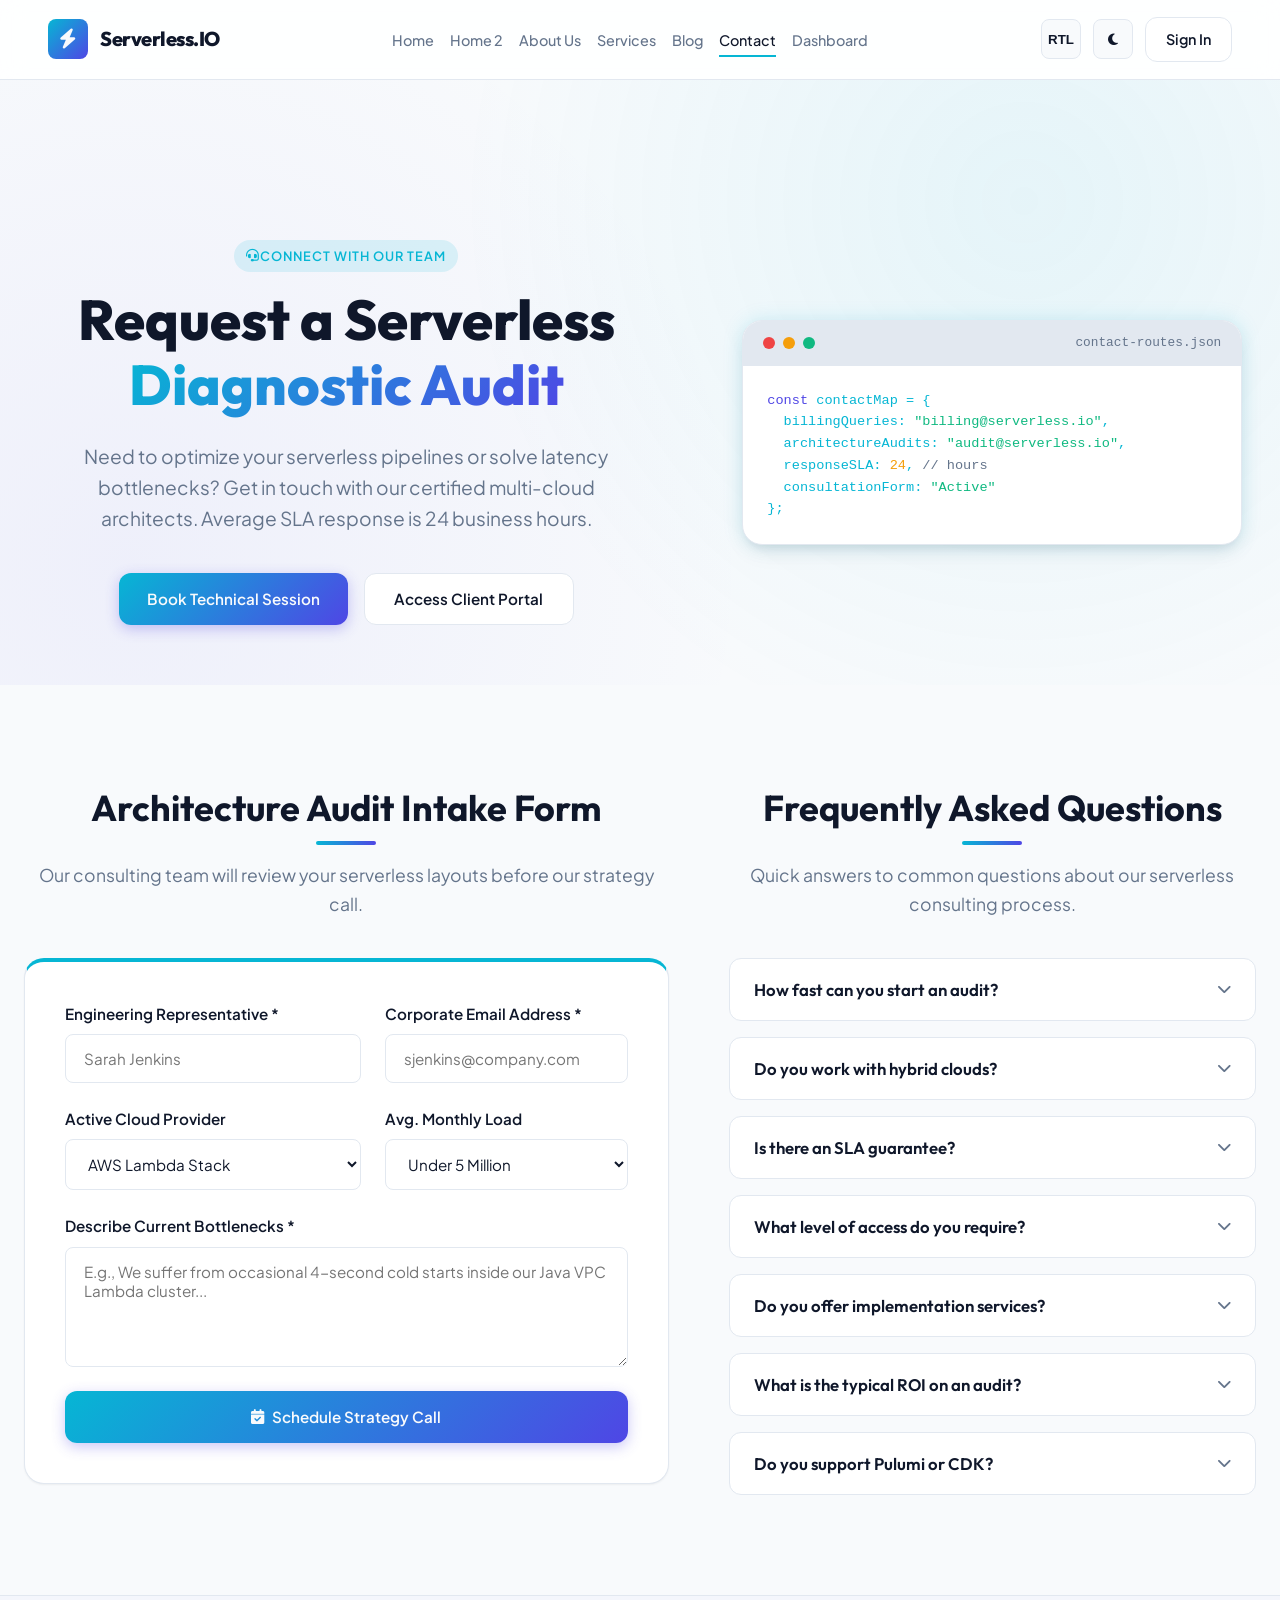
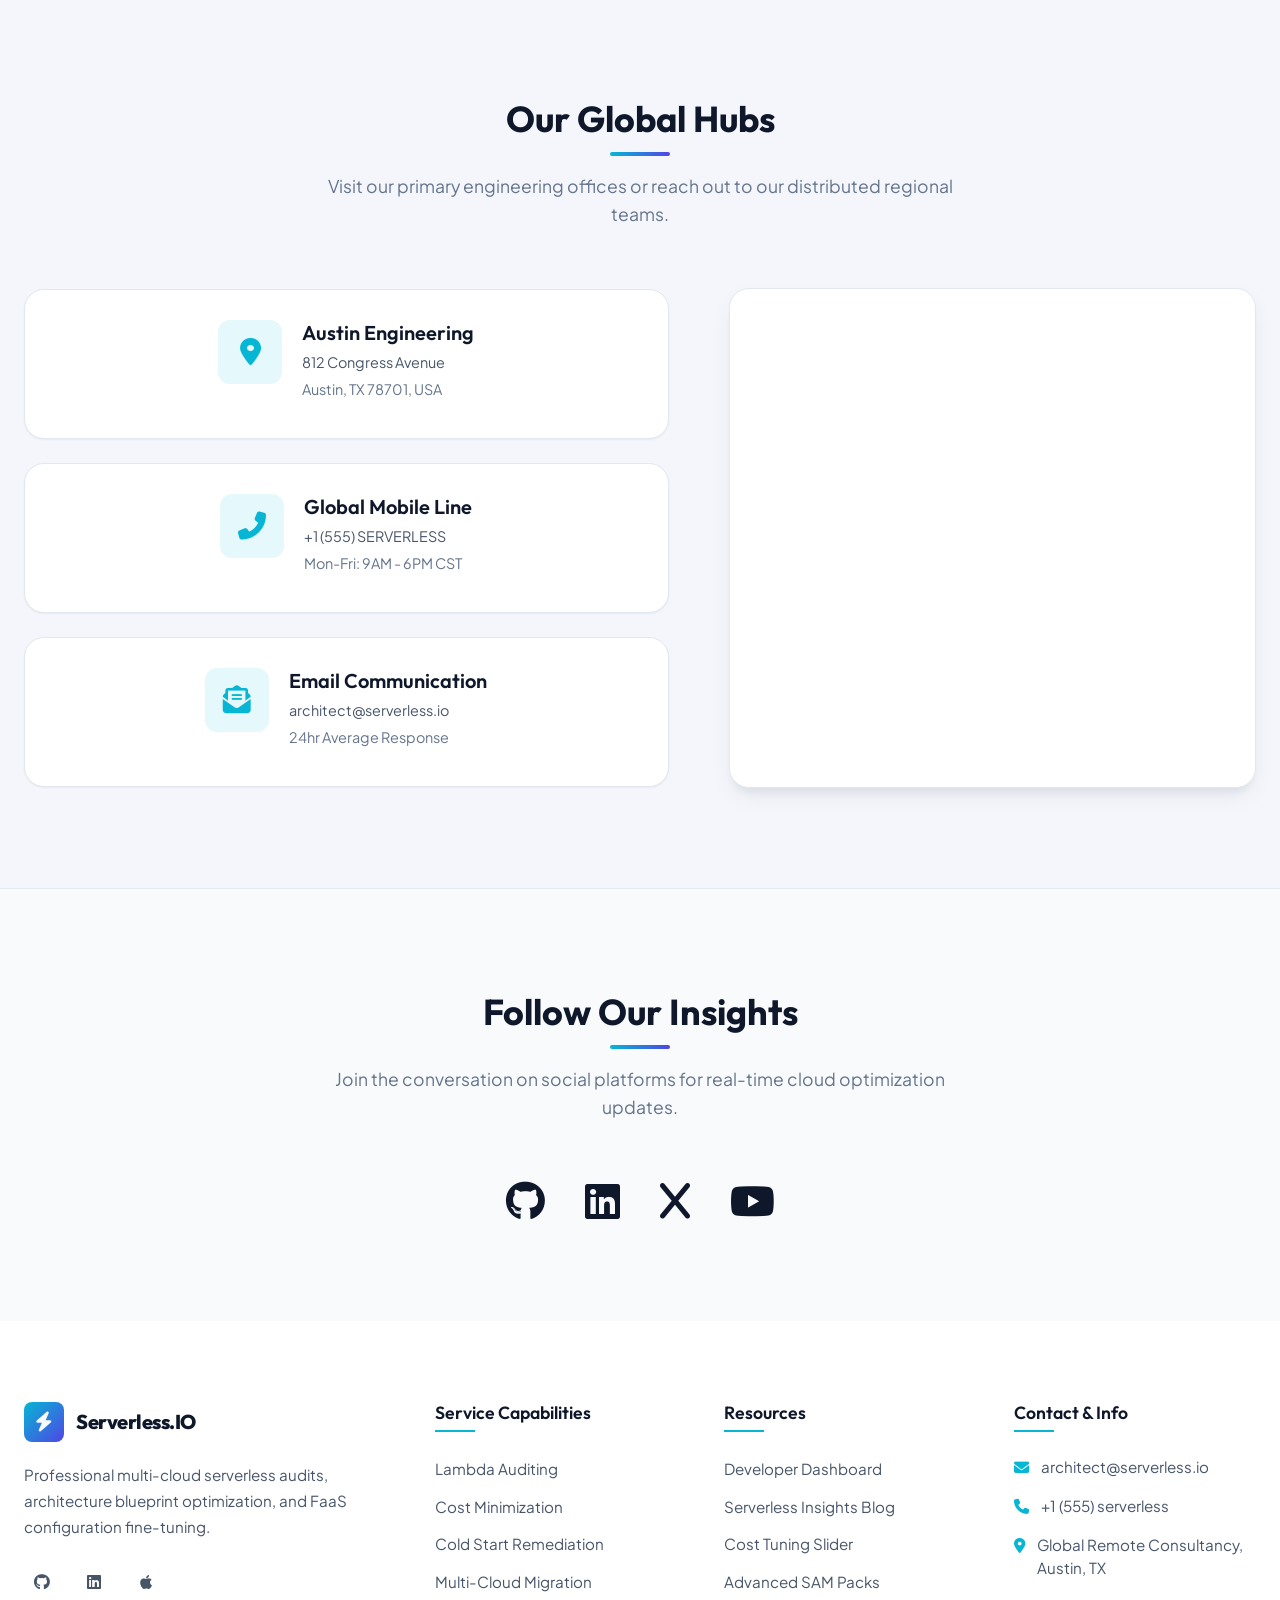
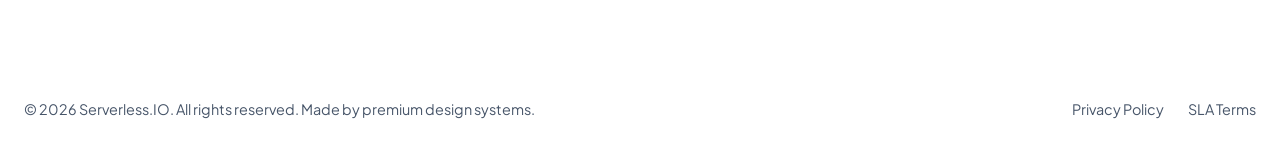
<file: pages/contact.html>
<!DOCTYPE html>
<html lang="en">
<head>
  <meta charset="UTF-8">
  <meta name="viewport" content="width=device-width, initial-scale=1.0">
  <title>Contact Our Serverless Architect | Serverless.IO</title>
  <meta name="description" content="Reach out to our cloud optimization consultancy. Book an audit session, submit a support ticket, or request a serverless proposal.">
  
  <!-- FontAwesome Icons -->
  <link rel="stylesheet" href="https://cdnjs.cloudflare.com/ajax/libs/font-awesome/6.4.0/css/all.min.css">
  
  <!-- Custom CSS Stylesheets -->
  <link rel="stylesheet" href="../assets/css/style.css">
  <link rel="stylesheet" href="../assets/css/dark-mode.css">
  <link rel="stylesheet" href="../assets/css/rtl.css">
  
  <!-- Favicon -->
  <link rel="icon" type="image/svg+xml" href="../assets/img/favicon.svg">
</head>
<body>

  <!-- HEADER -->
  <header class="site-header">
    <div class="container header-container">
      <div class="logo-container" onclick="window.location.href='../index.html'">
        <div class="logo-icon"><i class="fas fa-bolt"></i></div>
        <span class="logo-text">Serverless.IO</span>
      </div>

      <!-- Hamburger menu toggle -->
      <button class="menu-toggle" aria-label="Toggle Navigation" aria-expanded="false">
        <i class="fas fa-bars"></i>
      </button>

      <!-- Center navigation menu options -->
      <nav class="main-nav">
        <ul class="nav-list">
          <li><a href="../index.html" class="nav-link">Home</a></li>
          <li><a href="home2.html" class="nav-link">Home 2</a></li>
          <li><a href="about.html" class="nav-link">About Us</a></li>
          <li><a href="services.html" class="nav-link">Services</a></li>
          <li><a href="blog.html" class="nav-link">Blog</a></li>
          <li><a href="contact.html" class="nav-link active">Contact</a></li>
          <li><a href="dashboard.html" class="nav-link">Dashboard</a></li>
        </ul>
        <div class="mobile-menu-footer">
          <div class="footer-actions-row">
            <button class="rtl-toggle">RTL</button>
            <button class="theme-toggle"><i class="fas fa-moon"></i></button>
          </div>
          <a href="login.html" class="btn btn-primary">Sign In</a>
        </div>
      </nav>

      <!-- Right side headers elements -->
      <div class="header-actions">
        <button class="rtl-toggle" aria-label="Toggle Right to Left">RTL</button>
        <button class="theme-toggle" aria-label="Toggle Theme"><i class="fas fa-moon"></i></button>
        <a href="login.html" class="btn btn-secondary" style="padding: 10px 20px; font-size: 0.9rem;">Sign In</a>
      </div>
    </div>
  </header>

  <main style="margin-top: var(--header-height);">

    <!-- SECTION 1: CONTACT SUPPORT HERO -->
    <section class="section hero-section" style="padding-bottom: 60px;">
      <div class="container hero-grid">
        <div class="hero-content">
          <span class="badge"><i class="fas fa-headset"></i> Connect with Our Team</span>
          <h1 class="hero-title">Request a Serverless <span>Diagnostic Audit</span></h1>
          <p class="hero-subtitle">Need to optimize your serverless pipelines or solve latency bottlenecks? Get in touch with our certified multi-cloud architects. Average SLA response is 24 business hours.</p>
          <div class="hero-buttons">
            <a href="#booking" class="btn btn-primary">Book Technical Session</a>
            <a href="dashboard.html" class="btn btn-secondary">Access Client Portal</a>
          </div>
        </div>
        <div class="hero-visual">
          <div class="serverless-graphic">
            <div class="graphic-header">
              <span class="dot dot-red"></span>
              <span class="dot dot-yellow"></span>
              <span class="dot dot-green"></span>
              <span class="graphic-title">contact-routes.json</span>
            </div>
            <div class="graphic-content">
              <span class="code-keyword">const</span> contactMap = {<br>
              &nbsp;&nbsp;billingQueries: <span class="code-string">"billing@serverless.io"</span>,<br>
              &nbsp;&nbsp;architectureAudits: <span class="code-string">"audit@serverless.io"</span>,<br>
              &nbsp;&nbsp;responseSLA: <span class="code-num">24</span>, <span class="code-comment">// hours</span><br>
              &nbsp;&nbsp;consultationForm: <span class="code-string">"Active"</span><br>
              };
            </div>
          </div>
        </div>
      </div>
    </section>

    <!-- SECTION 2: CONTACT INFORMATION CARDS -->
    

    <!-- SECTION 3: INTERACTIVE CONSULTATION BOOKING FORM & FAQ ACCORDION -->
    <section class="section" id="booking">
      <div class="container">
        <div class="hero-grid" style="align-items: start;">
          
          <!-- LEFT SIDE: FORM -->
          <div style="width: 100%;">
            <div class="section-header" style="margin: 0 0 40px 0;">
              <h2>Architecture Audit Intake Form</h2>
              <p>Our consulting team will review your serverless layouts before our strategy call.</p>
            </div>
            
            <div class="premium-card" style="padding: 40px; text-align: left; align-items: stretch; border-top: 4px solid var(--accent-color);">
              <form id="consultation-form" style="display: flex; flex-direction: column; gap: 24px;">
                <div class="hero-grid" style="gap: 24px; margin-top: 0;">
                  <div class="form-group">
                    <label for="contact-name" class="form-label">Engineering Representative *</label>
                    <input type="text" id="contact-name" required placeholder="Sarah Jenkins" class="form-input">
                  </div>
                  <div class="form-group">
                    <label for="contact-email" class="form-label">Corporate Email Address *</label>
                    <input type="email" id="contact-email" required placeholder="sjenkins@company.com" class="form-input">
                  </div>
                </div>

                <div class="hero-grid" style="gap: 24px; margin-top: 0;">
                  <div class="form-group">
                    <label for="contact-platform" class="form-label">Active Cloud Provider</label>
                    <select id="contact-platform" class="form-input">
                      <option value="aws">AWS Lambda Stack</option>
                      <option value="gcp">Google Cloud Functions</option>
                      <option value="cloudflare">Cloudflare Workers</option>
                      <option value="azure">Azure Functions Platform</option>
                      <option value="hybrid">Hybrid / Multi-Cloud</option>
                    </select>
                  </div>
                  <div class="form-group">
                    <label for="contact-volume" class="form-label">Avg. Monthly Load</label>
                    <select id="contact-volume" class="form-input">
                      <option value="low">Under 5 Million</option>
                      <option value="medium">5M to 50 Million</option>
                      <option value="high">50M to 500 Million</option>
                      <option value="enterprise">Over 500 Million</option>
                    </select>
                  </div>
                </div>

                <div class="form-group">
                  <label for="contact-message" class="form-label">Describe Current Bottlenecks *</label>
                  <textarea id="contact-message" required placeholder="E.g., We suffer from occasional 4-second cold starts inside our Java VPC Lambda cluster..." class="form-input"></textarea>
                </div>

                <button type="submit" class="btn btn-primary" style="width: 100%;"><i class="fas fa-calendar-check"></i> Schedule Strategy Call</button>
              </form>
            </div>
          </div>

          <!-- RIGHT SIDE: FAQ ACCORDION -->
          <div style="width: 100%;">
            <div class="section-header" style="margin: 0 0 40px 0;">
              <h2>Frequently Asked Questions</h2>
              <p>Quick answers to common questions about our serverless consulting process.</p>
            </div>
            
            <div class="accordion">
              <div class="accordion-item">
                <div class="accordion-header">
                  <h4>How fast can you start an audit?</h4>
                  <i class="fas fa-chevron-down accordion-icon"></i>
                </div>
                <div class="accordion-content">
                  <p>Once the intake form is submitted, we typically schedule a kickoff session within 48 business hours to review your architecture blueprints.</p>
                </div>
              </div>
              
              <div class="accordion-item">
                <div class="accordion-header">
                  <h4>Do you work with hybrid clouds?</h4>
                  <i class="fas fa-chevron-down accordion-icon"></i>
                </div>
                <div class="accordion-content">
                  <p>Absolutely. We specialize in multi-region and multi-cloud serverless networking, including complex setups like AWS Lambda + Cloudflare Workers.</p>
                </div>
              </div>
              
              <div class="accordion-item">
                <div class="accordion-header">
                  <h4>Is there an SLA guarantee?</h4>
                  <i class="fas fa-chevron-down accordion-icon"></i>
                </div>
                <div class="accordion-content">
                  <p>Our Enterprise and Retainer packages include strict SLA guarantees for system latency remediations and 24/7 technical support response.</p>
                </div>
              </div>
              
              <div class="accordion-item">
                <div class="accordion-header">
                  <h4>What level of access do you require?</h4>
                  <i class="fas fa-chevron-down accordion-icon"></i>
                </div>
                <div class="accordion-content">
                  <p>We use Read-Only cross-account IAM roles or temporary session credentials to audit your FaaS configurations and CloudWatch telemetry logs safely.</p>
                </div>
              </div>

              <div class="accordion-item">
                <div class="accordion-header">
                  <h4>Do you offer implementation services?</h4>
                  <i class="fas fa-chevron-down accordion-icon"></i>
                </div>
                <div class="accordion-content">
                  <p>Yes, besides audits, we provide hands-on implementation for AWS SAM, Serverless Framework, and Terraform infrastructure-as-code updates.</p>
                </div>
              </div>

              <div class="accordion-item">
                <div class="accordion-header">
                  <h4>What is the typical ROI on an audit?</h4>
                  <i class="fas fa-chevron-down accordion-icon"></i>
                </div>
                <div class="accordion-content">
                  <p>Most clients see a 30-50% reduction in cloud billing within the first 30 days of implementation by optimizing memory allocations and DB connection pooling.</p>
                </div>
              </div>

              <div class="accordion-item">
                <div class="accordion-header">
                  <h4>Do you support Pulumi or CDK?</h4>
                  <i class="fas fa-chevron-down accordion-icon"></i>
                </div>
                <div class="accordion-content">
                  <p>Yes, while our default templates are SAM/Terraform, we have extensive experience with Pulumi (TypeScript/Go) and the AWS Cloud Development Kit (CDK).</p>
                </div>
              </div>
            </div>
          </div>

        </div>
      </div>
    </section>

    <!-- SECTION 4: LOCATION & REAL MAP -->
    <section class="section" style="background: rgba(79, 70, 229, 0.02); border-top: 1px solid var(--border-color);">
      <div class="container">
        <div class="section-header">
          <h2>Our Global Hubs</h2>
          <p>Visit our primary engineering offices or reach out to our distributed regional teams.</p>
        </div>

        <div class="hero-grid">
          <div style="display: flex; flex-direction: column; gap: 24px;">
            <div class="premium-card" style="text-align: left; align-items: start; padding: 30px; flex-direction: row; gap: 20px;">
              <div class="card-icon" style="flex-shrink: 0;"><i class="fas fa-map-marker-alt"></i></div>
              <div>
                <h4 style="margin-bottom: 6px;">Austin Engineering </h4>
                <p style="font-size: 0.9rem; margin-bottom: 4px;">812 Congress Avenue</p>
                <p style="font-size: 0.9rem; color: var(--text-muted);">Austin, TX 78701, USA</p>
              </div>
            </div>
            <div class="premium-card" style="text-align: left; align-items: start; padding: 30px; flex-direction: row; gap: 20px;">
              <div class="card-icon" style="flex-shrink: 0;"><i class="fas fa-phone-alt"></i></div>
              <div>
                <h4 style="margin-bottom: 6px;">Global Mobile Line</h4>
                <p style="font-size: 0.9rem; margin-bottom: 4px;">+1 (555) SERVERLESS</p>
                <p style="font-size: 0.9rem; color: var(--text-muted);">Mon-Fri: 9AM - 6PM CST</p>
              </div>
            </div>
            <div class="premium-card" style="text-align: left; align-items: start; padding: 30px; flex-direction: row; gap: 20px;">
              <div class="card-icon" style="flex-shrink: 0;"><i class="fas fa-envelope-open-text"></i></div>
              <div>
                <h4 style="margin-bottom: 6px;">Email Communication</h4>
                <p style="font-size: 0.9rem; margin-bottom: 4px;">architect@serverless.io</p>
                <p style="font-size: 0.9rem; color: var(--text-muted);">24hr Average Response</p>
              </div>
            </div>
          </div>

          <!-- Real Working Map Iframe -->
          <div class="premium-card" style="padding: 0; overflow: hidden; height: 500px; border-color: var(--border-color); box-shadow: var(--shadow-lg);">
            <iframe 
              src="https://www.google.com/maps/embed?pb=!1m18!1m12!1m3!1d3445.6946654763137!2d-97.74567842345862!3d30.267152974811374!2m3!1f0!2f0!3f0!3m2!1i1024!2i768!4f13.1!3m3!1m2!1s0x8644b508a23605c1%3A0xc66512c5b3671f1e!2s812%20Congress%20Ave.%2C%20Austin%2C%20TX%2078701!5e0!3m2!1sen!2sus!4v1700000000000!5m2!1sen!2sus" 
              width="100%" 
              height="100%" 
              style="border:0;" 
              allowfullscreen="" 
              loading="lazy" 
              referrerpolicy="no-referrer-when-downgrade">
            </iframe>
          </div>
        </div>
      </div>
    </section>

    <!-- SECTION 5: SOCIAL PRESENCE -->
    <section class="section" style="text-align: center; border-top: 1px solid var(--border-color);">
      <div class="container">
        <div class="section-header">
          <h2>Follow Our Insights</h2>
          <p>Join the conversation on social platforms for real-time cloud optimization updates.</p>
        </div>
        <div class="social-links-container" style="display: flex; justify-content: center; gap: 40px; flex-wrap: wrap;">
          <a href="#" class="social-link" aria-label="GitHub" style="font-size: 2.5rem;"><i class="fab fa-github"></i></a>
          <a href="#" class="social-link" aria-label="LinkedIn" style="font-size: 2.5rem;"><i class="fab fa-linkedin"></i></a>
          <a href="#" class="social-link" aria-label="x" style="font-size: 2.5rem;"><i class="fab fa-x"></i></a>
          <a href="#" class="social-link" aria-label="YouTube" style="font-size: 2.5rem;"><i class="fab fa-youtube"></i></a>
        </div>
      </div>
    </section>

  </main>

  <!-- FOOTER -->
  <footer class="site-footer">
    <div class="container">
      <div class="footer-top">
        <div class="footer-brand">
          <div class="logo-container" style="margin-bottom: 20px;">
            <div class="logo-icon"><i class="fas fa-bolt"></i></div>
            <span class="logo-text">Serverless.IO</span>
          </div>
          <p>Professional multi-cloud serverless audits, architecture blueprint optimization, and FaaS configuration
            fine-tuning.</p>
          <div class="footer-socials">
            <a href="#" class="social-link" aria-label="Github"><i class="fab fa-github"></i></a>
            <a href="#" class="social-link" aria-label="LinkedIn"><i class="fab fa-linkedin"></i></a>
            <a href="#" class="social-link" aria-label="Twitter"><i class="fab fa-apple"></i></a>
          </div>
        </div>

        <div class="footer-topic">
          <h4>Service Capabilities</h4>
          <ul class="footer-links">
            <li><a href="pages/services.html">Lambda Auditing</a></li>
            <li><a href="pages/services.html">Cost Minimization</a></li>
            <li><a href="pages/services.html">Cold Start Remediation</a></li>
            <li><a href="pages/services.html">Multi-Cloud Migration</a></li>
          </ul>
        </div>

        <div class="footer-topic">
          <h4>Resources</h4>
          <ul class="footer-links">
            <li><a href="pages/dashboard.html">Developer Dashboard</a></li>
            <li><a href="pages/blog.html">Serverless Insights Blog</a></li>
            <li><a href="#calculator">Cost Tuning Slider</a></li>
            <li><a href="pages/coming-soon.html">Advanced SAM Packs</a></li>
          </ul>
        </div>

        <div class="footer-topic">
          <h4>Contact & Info</h4>
          <ul class="footer-contact">
            <li><i class="fas fa-envelope"></i> architect@serverless.io</li>
            <li><i class="fas fa-phone"></i> +1 (555) serverless</li>
            <li><i class="fas fa-map-marker-alt"></i> Global Remote Consultancy, Austin, TX</li>
          </ul>
        </div>
      </div>

      <div class="footer-bottom">
        <p>&copy; 2026 Serverless.IO. All rights reserved. Made by premium design systems.</p>
        <div style="display: flex; gap: 24px;">
          <a href="pages/404.html">Privacy Policy</a>
          <a href="pages/404.html">SLA Terms</a>
        </div>
      </div>
    </div>
  </footer>

  <!-- Script tags -->
  <script src="../assets/js/main.js"></script>
  <script>
    // Accordion Logic
    document.querySelectorAll('.accordion-header').forEach(header => {
      header.addEventListener('click', () => {
        const item = header.parentElement;
        const isActive = item.classList.contains('active');
        
        // Close all other items
        document.querySelectorAll('.accordion-item').forEach(otherItem => {
          otherItem.classList.remove('active');
        });
        
        // Toggle current item
        if (!isActive) {
          item.classList.add('active');
        }
      });
    });
  </script>
</body>
</html>
</file>
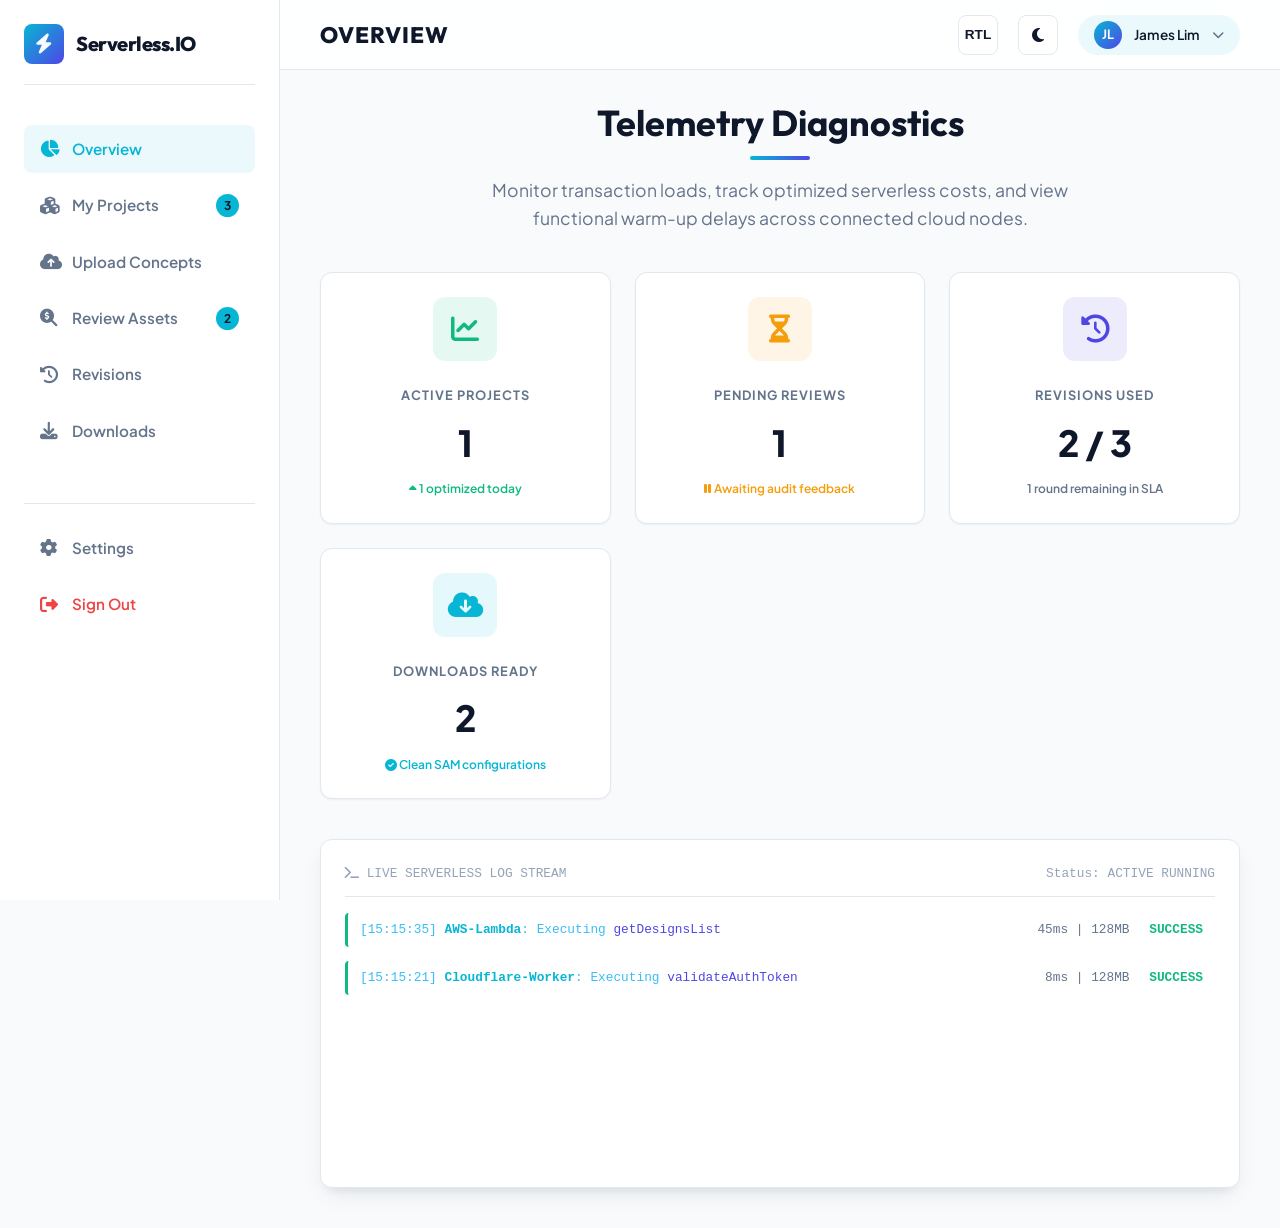
<file: pages/dashboard.html>
<!DOCTYPE html>
<html lang="en">

<head>
  <meta charset="UTF-8">
  <meta name="viewport" content="width=device-width, initial-scale=1.0">
  <title>Client Serverless Dashboard | Serverless.IO</title>
  <meta name="description"
    content="Manage function pipelines, monitor real-time invocation loads, configure warm thresholds, and fetch SAM files.">

  <!-- FontAwesome Icons -->
  <link rel="stylesheet" href="https://cdnjs.cloudflare.com/ajax/libs/font-awesome/6.4.0/css/all.min.css">

  <!-- Custom CSS Stylesheets -->
  <link rel="stylesheet" href="../assets/css/style.css">
  <link rel="stylesheet" href="../assets/css/dark-mode.css">
  <link rel="stylesheet" href="../assets/css/rtl.css">
  
  <!-- Favicon -->
  <link rel="icon" type="image/svg+xml" href="../assets/img/favicon.svg">

  <style>
    /* ==========================================================================
       DASHBOARD-SPECIFIC LAYOUT CSS
       ========================================================================== */
    body {
      background: var(--bg-color);
      min-height: 100vh;
      display: flex;
      flex-direction: column;
      overflow-x: hidden;
    }

    /* Fixed, sticky, non-scrolling Header */
    .dashboard-header {
      position: fixed;
      top: 0;
      left: var(--sidebar-width);
      width: calc(100% - var(--sidebar-width));
      height: 70px;
      background: var(--bg-header);
      border-bottom: 1px solid var(--border-color);
      backdrop-filter: blur(12px);
      z-index: 900;
      display: flex;
      align-items: center;
      justify-content: space-between;
      padding: 0 30px;
      transition: all var(--transition-normal);
    }

    .dashboard-header-left {
      display: flex;
      align-items: center;
      gap: 16px;
    }

    /* Hamburger menu toggle - visible on Mobile / Tablet */
    #dashboard-sidebar-toggle {
      background: none;
      border: none;
      font-size: 1.25rem;
      color: var(--text-heading);
      cursor: pointer;
      display: none;
    }

    .dashboard-rtl-toggle {
      background: var(--bg-card);
      border: 1px solid var(--border-color);
      height: 40px;
      padding: 0 16px;
      border-radius: var(--radius-sm);
      font-size: 0.85rem;
      font-weight: 700;
      cursor: pointer;
      color: var(--text-heading);
      display: flex;
      align-items: center;
      justify-content: center;
    }

    .dashboard-theme-toggle {
      background: var(--bg-card);
      border: 1px solid var(--border-color);
      width: 40px;
      height: 40px;
      border-radius: var(--radius-sm);
      display: flex;
      align-items: center;
      justify-content: center;
      cursor: pointer;
      color: var(--text-heading);
      font-size: 1rem;
    }

    /* Profile Pill in sticky header right side */
    .header-profile {
      display: flex;
      align-items: center;
      gap: 12px;
      cursor: pointer;
      height: 40px;
      padding: 0 16px;
      border-radius: var(--radius-full);
      background: rgba(6, 182, 212, 0.08);
      transition: background var(--transition-fast);
    }

    .header-profile:hover {
      background: rgba(6, 182, 212, 0.15);
    }

    .profile-avatar {
      width: 28px;
      height: 28px;
      border-radius: 50%;
      background: linear-gradient(135deg, var(--accent-color), var(--secondary-color));
      color: var(--text-light);
      display: flex;
      align-items: center;
      justify-content: center;
      font-weight: 700;
      font-size: 0.8rem;
    }

    .profile-name {
      font-size: 0.85rem;
      font-weight: 600;
      color: var(--text-heading);
    }

    /* Fixed Left Sidebar (Docked on desktop, off-canvas on mobile) */
    .dashboard-sidebar {
      width: var(--sidebar-width);
      height: 100vh;
      position: fixed;
      top: 0;
      left: 0;
      background: var(--bg-card);
      border-right: 1px solid var(--border-color);
      z-index: 950;
      display: flex;
      flex-direction: column;
      padding: 24px;
      transition: transform var(--transition-normal);
    }

    .sidebar-brand {
      display: flex;
      align-items: center;
      gap: 12px;
      cursor: pointer;
      margin-bottom: 40px;
      padding-bottom: 20px;
      border-bottom: 1px solid var(--border-color);
    }

    .sidebar-menu {
      list-style: none;
      display: flex;
      flex-direction: column;
      gap: 8px;
    }

    .sidebar-link {
      display: flex;
      align-items: center;
      padding: 12px 16px;
      border-radius: var(--radius-sm);
      color: var(--text-muted);
      font-weight: 600;
      font-size: 0.95rem;
      transition: all var(--transition-fast);
      cursor: pointer;
    }

    .sidebar-link i {
      width: 20px;
      margin-right: 12px;
      font-size: 1.1rem;
    }

    .sidebar-link:hover,
    .sidebar-link.active {
      background: rgba(6, 182, 212, 0.08);
      color: var(--accent-color);
    }

    .sidebar-link .badge-count {
      margin-left: auto;
      background: var(--accent-color);
      color: var(--primary-color);
      font-size: 0.75rem;
      font-weight: 700;
      padding: 2px 8px;
      border-radius: var(--radius-full);
    }

    .sidebar-overlay {
      position: fixed;
      top: 0;
      left: 0;
      width: 100%;
      height: 100vh;
      background: rgba(15, 23, 42, 0.4);
      backdrop-filter: blur(4px);
      z-index: 920;
      opacity: 0;
      pointer-events: none;
      transition: opacity var(--transition-normal);
    }

    .sidebar-overlay.active {
      opacity: 1;
      pointer-events: all;
    }

    /* Main Dashboard content display container */
    .dashboard-main {
      margin-left: var(--sidebar-width);
      padding: 100px 30px 40px 30px;
      /* Space for non-scrolling sticky header */
      flex: 1;
      transition: all var(--transition-normal);
    }

    /* Panel Switching rules */
    .dashboard-panel {
      display: none;
      animation: fadeIn 0.4s ease;
    }

    .dashboard-panel.active {
      display: block;
    }

    @keyframes fadeIn {
      from {
        opacity: 0;
        transform: translateY(10px);
      }

      to {
        opacity: 1;
        transform: translateY(0);
      }
    }

    /* Statistics Metric block alignments - Centered Cards */
    .stats-row {
      display: grid;
      grid-template-columns: repeat(auto-fit, minmax(220px, 1fr));
      gap: 24px;
      margin-bottom: 40px;
    }

    .stat-card {
      background: var(--bg-card);
      border: 1px solid var(--border-color);
      border-radius: var(--radius-md);
      padding: 24px;
      text-align: center;
      display: flex;
      flex-direction: column;
      align-items: center;
      justify-content: center;
      box-shadow: var(--shadow-sm);
    }

    .stat-number {
      font-size: 2.25rem;
      font-weight: 800;
      color: var(--text-heading);
      margin: 8px 0;
    }

    .stat-label {
      font-size: 0.8rem;
      font-weight: 700;
      text-transform: uppercase;
      letter-spacing: 1px;
      color: var(--text-muted);
    }

    .stat-sub {
      font-size: 0.75rem;
      font-weight: 600;
    }

    /* Live terminal logs styling */
    .terminal-console {
      background: var(--bg-card);
      border: 1px solid var(--border-color);
      border-radius: var(--radius-md);
      padding: 24px;
      font-family: monospace;
      color: #38bdf8;
      box-shadow: var(--shadow-lg);
      margin-top: 30px;
      text-align: left;
    }

    .console-header {
      display: flex;
      justify-content: space-between;
      align-items: center;
      border-bottom: 1px solid var(--border-color);
      padding-bottom: 12px;
      margin-bottom: 16px;
      font-size: 0.8rem;
      color: #94a3b8;
      gap: 10px;
      flex-wrap: wrap;
    }

    .console-log-area {
      height: 250px;
      overflow-y: auto;
      display: flex;
      flex-direction: column;
      gap: 8px;
    }

    .log-entry {
      display: flex;
      justify-content: space-between;
      align-items: flex-start;
      border-left: 3px solid var(--success);
      padding: 8px 12px;
      margin-bottom: 6px;
      font-size: 0.8rem;
      background: rgba(255, 255, 255, 0.01);
      border-radius: 4px;
      gap: 12px;
      transition: background var(--transition-fast);
    }

    .log-entry:hover {
      background: rgba(255, 255, 255, 0.05);
    }

    .log-entry span {
      line-height: 1.4;
    }

    /* Input with inside Attach clip icon */
    .attach-input-wrapper {
      position: relative;
      display: flex;
      align-items: center;
      width: 100%;
    }

    .attach-input-wrapper input {
      width: 100%;
      padding: 14px 44px 14px 16px;
      /* Leave space on right for paperclip */
      border: 1px solid var(--border-color);
      border-radius: var(--radius-sm);
      font-size: 0.95rem;
      background: var(--bg-card);
      color: var(--text-heading);
      outline: none;
    }

    .attach-input-wrapper input:focus {
      border-color: var(--accent-color);
    }

    .attach-icon-btn {
      position: absolute;
      right: 16px;
      background: none;
      border: none;
      color: var(--text-muted);
      font-size: 1.15rem;
      cursor: pointer;
      transition: color var(--transition-fast);
    }

    .attach-icon-btn:hover {
      color: var(--accent-color);
    }

    /* ==========================================================================
       RESPONSIVE SETTINGS FOR DASHBOARD LAYOUT
       ========================================================================== */

    /* Desktop View (1024px to 1440px) */
    @media (min-width: 1024px) {
      .dashboard-sidebar {
        transform: translateX(0);
        /* Lock always visible */
      }

      .dashboard-header {
        left: var(--sidebar-width);
        width: calc(100% - var(--sidebar-width));
        padding: 0 40px;
      }

      .dashboard-header-right {
        gap: 24px;
      }

      .dashboard-main {
        margin-left: var(--sidebar-width);
        padding: 100px 40px 40px 40px;
      }

      #dashboard-sidebar-toggle {
        display: none;
        /* Hide mobile toggles */
      }
    }

    /* Mobile / Tablet View (360px and 768px) */
    @media (max-width: 1023px) {
      .dashboard-sidebar {
        transform: translateX(-100%);
        /* Off-canvas drawer */
      }

      .dashboard-sidebar.active {
        transform: translateX(0);
        /* Slide-in */
      }

      .dashboard-header {
        left: 0;
        width: 100%;
        padding: 0 16px;
      }

      .dashboard-main {
        margin-left: 0;
        padding-left: 16px;
        padding-right: 16px;
      }

      #dashboard-sidebar-toggle {
        display: block;
        /* Hamburger is visible on left of sticky header */
      }

      .profile-name {
        display: none;
        /* Hide text, keep avatar only to fit screen */
      }
    }

    .dashboard-header-right {
      display: flex;
      align-items: center;
      gap: 20px;
    }

    /* Extra Small Devices (360px) Header Optimization */
    @media (max-width: 400px) {
      .dashboard-header {
        padding: 0 8px;
        height: 60px;
      }
      .dashboard-header-right {
        gap: 6px;
      }
      .dashboard-header-left {
        gap: 6px;
      }
      .dashboard-rtl-toggle {
        height: 32px !important;
        display: flex !important;
        align-items: center !important;
        padding: 0 10px !important;
        font-size: 0.7rem !important;
      }
      .dashboard-theme-toggle {
        width: 32px !important;
        height: 32px !important;
        font-size: 0.8rem !important;
      }
      .header-profile {
        height: 32px !important;
        padding: 0 4px !important;
        gap: 2px !important;
      }
      .profile-avatar {
        width: 26px !important;
        height: 26px !important;
        font-size: 0.7rem !important;
      }
      #dashboard-view-title {
        font-size: 1.1rem !important;
        font-weight: 700 !important;
      }

      /* Fix log console overlapping on 360px */
      .terminal-console {
        padding: 16px 12px;
      }
      .console-header {
        flex-direction: column;
        align-items: flex-start;
        gap: 6px;
      }
      .log-entry {
        flex-direction: column;
        gap: 6px;
        padding: 10px;
      }
      .log-entry > span:last-child {
        width: 100%;
        display: flex;
        justify-content: space-between;
        border-top: 1px solid rgba(255,255,255,0.05);
        padding-top: 4px;
        margin-top: 2px;
      }
    }

    /* Responsive Grid Centering Overrides */
    @media (min-width: 768px) and (max-width: 1023px) {
      #panel-overview .stats-row {
        grid-template-columns: repeat(3, 1fr);
      }
      #panel-overview .stats-row .stat-card:nth-child(4) {
        grid-column: 2; /* Center the 4th card in a 3-column grid */
      }
    }

    @media (min-width: 1024px) {
      #panel-projects .card-grid,
      #panel-downloads .card-grid {
        grid-template-columns: repeat(2, 1fr);
      }
      #panel-projects .card-grid .premium-card:nth-child(3),
      #panel-downloads .card-grid .premium-card:nth-child(3) {
        grid-column: span 2;
        width: calc(50% - 12px);
        margin: 0 auto;
      }
    }
  </style>
</head>

<body>

  <!-- STICKY NON-SCROLLABLE HEADER (Locked top, contains RTL, Theme, and Profile) -->
  <header class="dashboard-header">
    <div class="dashboard-header-left">
      <!-- Hamburger Toggle trigger -->
      <button id="dashboard-sidebar-toggle" aria-label="Toggle Navigation Drawer">
        <i class="fas fa-bars"></i>
      </button>
      <h2 id="dashboard-view-title"
        style="margin: 0; font-size: 1.4rem; letter-spacing: 1px; color: var(--text-heading); font-family: var(--font-secondary); font-weight: 800;">
        OVERVIEW</h2>
    </div>

    <!-- Right Side: RTL, Theme, and Avatar Profile -->
    <div class="dashboard-header-right">
      <button class="dashboard-rtl-toggle rtl-toggle">RTL</button>
      <button class="dashboard-theme-toggle theme-toggle"><i class="fas fa-moon"></i></button>

      <!-- Profile Pill container -->
      <div class="header-profile" onclick="window.location.href='../pages/404.html'">
        <div class="profile-avatar">JL</div>
        <span class="profile-name">James Lim</span>
        <i class="fas fa-chevron-down" style="font-size: 0.75rem; color: var(--text-muted);"></i>
      </div>
    </div>
  </header>

  <!-- FIXED LEFT SIDEBAR (Toggles in Mobile, always visible in Desktop) -->
  <aside class="dashboard-sidebar">
    <div class="sidebar-brand" onclick="window.location.href='../index.html'">
      <div class="logo-icon"><i class="fas fa-bolt"></i></div>
      <span class="logo-text">Serverless.IO</span>
    </div>

    <ul class="sidebar-menu">
      <li>
        <a class="sidebar-link active" data-tab="overview">
          <i class="fas fa-chart-pie"></i><span>Overview</span>
        </a>
      </li>
      <li>
        <a class="sidebar-link" data-tab="projects">
          <i class="fas fa-cubes"></i><span>My Projects</span><span class="badge-count">3</span>
        </a>
      </li>
      <li>
        <a class="sidebar-link" data-tab="upload">
          <i class="fas fa-cloud-upload-alt"></i><span>Upload Concepts</span>
        </a>
      </li>
      <li>
        <a class="sidebar-link" data-tab="reviews">
          <i class="fas fa-search-dollar"></i><span>Review Assets</span><span class="badge-count">2</span>
        </a>
      </li>
      <li>
        <a class="sidebar-link" data-tab="revisions">
          <i class="fas fa-history"></i><span>Revisions</span>
        </a>
      </li>
      <li>
        <a class="sidebar-link" data-tab="downloads">
          <i class="fas fa-download"></i><span>Downloads</span>
        </a>
      </li>
      <li style="margin-top: 40px; border-top: 1px solid var(--border-color); padding-top: 20px;">
        <a class="sidebar-link" data-tab="settings">
          <i class="fas fa-cog"></i><span>Settings</span>
        </a>
      </li>
      <li>
        <a class="sidebar-link" href="../index.html" style="color: var(--danger);">
          <i class="fas fa-sign-out-alt"></i><span>Sign Out</span>
        </a>
      </li>
    </ul>
  </aside>

  <!-- MAIN DASHBOARD COMPONENT SPACE -->
  <main class="dashboard-main">

    <!-- TAB PANEL 1: OVERVIEW -->
    <div id="panel-overview" class="dashboard-panel active">
      <div class="section-header" style="margin-bottom: 40px;">
        <h2>Telemetry Diagnostics</h2>
        <p>Monitor transaction loads, track optimized serverless costs, and view functional warm-up delays across
          connected cloud nodes.</p>
      </div>

      <!-- Centered Cards Row -->
      <div class="stats-row">
        <div class="stat-card">
          <div class="card-icon" style="background: rgba(16, 185, 129, 0.1); color: var(--success);"><i
              class="fas fa-chart-line"></i></div>
          <div class="stat-label">Active Projects</div>
          <div class="stat-number">3</div>
          <div class="stat-sub" style="color: var(--success);"><i class="fas fa-caret-up"></i> 1 optimized today</div>
        </div>

        <div class="stat-card">
          <div class="card-icon" style="background: rgba(245, 158, 11, 0.1); color: var(--warning);"><i
              class="fas fa-hourglass-half"></i></div>
          <div class="stat-label">Pending Reviews</div>
          <div class="stat-number">2</div>
          <div class="stat-sub" style="color: var(--warning);"><i class="fas fa-pause"></i> Awaiting audit feedback
          </div>
        </div>

        <div class="stat-card">
          <div class="card-icon" style="background: rgba(79, 70, 229, 0.1); color: var(--secondary-color);"><i
              class="fas fa-history"></i></div>
          <div class="stat-label">Revisions Used</div>
          <div class="stat-number">2 / 3</div>
          <div class="stat-sub" style="color: var(--text-muted);">1 round remaining in SLA</div>
        </div>

        <div class="stat-card">
          <div class="card-icon" style="background: rgba(6, 182, 212, 0.1); color: var(--accent-color);"><i
              class="fas fa-cloud-download-alt"></i></div>
          <div class="stat-label">Downloads Ready</div>
          <div class="stat-number">4</div>
          <div class="stat-sub" style="color: var(--accent-color);"><i class="fas fa-check-circle"></i> Clean SAM
            configurations</div>
        </div>
      </div>

      <!-- Live Log Stream Console -->
      <div class="terminal-console">
        <div class="console-header">
          <span><i class="fas fa-terminal"></i> LIVE SERVERLESS LOG STREAM</span>
          <span>Status: ACTIVE RUNNING</span>
        </div>
        <div id="dashboard-log-stream" class="console-log-area">
          <div class="log-entry">
            <span>[15:15:35] <strong style="color: var(--accent-color);">AWS-Lambda</strong>: Executing <span
                style="color: var(--secondary-color);">getDesignsList</span></span>
            <span>
              <span style="margin-right: 12px; color: var(--text-muted);">45ms | 128MB</span>
              <span style="color: var(--success); font-weight: 700;">SUCCESS</span>
            </span>
          </div>
          <div class="log-entry">
            <span>[15:15:21] <strong style="color: var(--accent-color);">Cloudflare-Worker</strong>: Executing <span
                style="color: var(--secondary-color);">validateAuthToken</span></span>
            <span>
              <span style="margin-right: 12px; color: var(--text-muted);">8ms | 128MB</span>
              <span style="color: var(--success); font-weight: 700;">SUCCESS</span>
            </span>
          </div>
        </div>
      </div>
    </div>

    <!-- TAB PANEL 2: MY PROJECTS -->
    <div id="panel-projects" class="dashboard-panel">
      <div class="section-header">
        <h2>Optimized Serverless Clusters</h2>
        <p>Review the active serverless configurations currently mapped to your SLA optimization portal.</p>
      </div>

      <div class="card-grid">
        <div class="premium-card">
          <div class="card-icon"><i class="fab fa-aws"></i></div>
          <h3 class="card-title">Secured Checkout API</h3>
          <p class="card-description">Fully decoupled AWS stack executing order calculations and pushing transaction
            details directly to RDS proxies.</p>
          <span class="badge" style="background: rgba(16, 185, 129, 0.12); color: var(--success);">ACTIVE
            OPTIMIZED</span>
        </div>

        <div class="premium-card">
          <div class="card-icon"><i class="fab fa-cloudflare"></i></div>
          <h3 class="card-title">JWT Session Edge Verification</h3>
          <p class="card-description">Edge deployed token authentications caching customer authorization claims globally
            using key-value buckets.</p>
          <span class="badge" style="background: rgba(16, 185, 129, 0.12); color: var(--success);">ACTIVE
            OPTIMIZED</span>
        </div>

        <div class="premium-card">
          <div class="card-icon"><i class="fab fa-google"></i></div>
          <h3 class="card-title">Bulk Report Processing</h3>
          <p class="card-description">GCP pipeline running triggers to process heavy analytical databases inside Google
            Pub/Sub pipelines.</p>
          <span class="badge" style="background: rgba(245, 158, 11, 0.12); color: var(--warning);">AWAITING AUDIT</span>
        </div>
      </div>
    </div>

    <!-- TAB PANEL 3: UPLOAD CONCEPTS -->
    <div id="panel-upload" class="dashboard-panel">
      <div class="section-header" style="margin-bottom: 40px;">
        <h2>Upload Configuration Files</h2>
        <p>Upload your cloud structure logs or code formats to run them through our power tuner algorithms.</p>
      </div>

      <div class="premium-card" style="padding: 60px 40px; border-style: dashed; border-width: 2px;">
        <div class="card-icon" style="width: 80px; height: 80px; font-size: 2.5rem;"><i
            class="fas fa-cloud-upload-alt"></i></div>
        <h3 class="card-title">Drop SAM, Terraform, or JSON files here</h3>
        <p class="card-description" style="max-width: 450px;">Drag and drop your infrastructure descriptors. Maximum
          size: 10MB. Files are verified against compliance schemas locally.</p>
        <button class="btn btn-primary" onclick="alert('File selector activated (mockup only).')">Browse Files</button>
      </div>
    </div>

    <!-- TAB PANEL 4: REVIEW ASSETS -->
    <div id="panel-reviews" class="dashboard-panel">
      <div class="section-header">
        <h2>Assets Under Consultation</h2>
        <p>Examine configuration structures currently being reviewed by our technical consulting team.</p>
      </div>

      <div class="card-grid">
        <div class="premium-card">
          <div class="card-icon"><i class="fas fa-file-code"></i></div>
          <h3 class="card-title">aws-sam-checkout.yaml</h3>
          <p class="card-description">Uploaded on 2026-05-12. Reviewing memory provisioning boundaries and security
            headers.</p>
          <span class="badge" style="background: rgba(245, 158, 11, 0.12); color: var(--warning);">IN PROGRESS
            REVIEW</span>
        </div>

        <div class="premium-card">
          <div class="card-icon"><i class="fas fa-file-code"></i></div>
          <h3 class="card-title">cloudflare-worker-router.js</h3>
          <p class="card-description">Uploaded on 2026-05-11. Auditing connection timeouts during active caching
            sequences.</p>
          <span class="badge" style="background: rgba(245, 158, 11, 0.12); color: var(--warning);">IN PROGRESS
            REVIEW</span>
        </div>
      </div>
    </div>

    <!-- TAB PANEL 5: REVISIONS (Contains Inside attach paperclip icon in all responsive views) -->
    <div id="panel-revisions" class="dashboard-panel">
      <div class="section-header" style="margin-bottom: 40px;">
        <h2>Submit Revision Requests</h2>
        <p>Request architectural updates or specific configuration tuning changes. Submit details using the input below.
        </p>
      </div>

      <div class="premium-card" style="padding: 40px; text-align: left; align-items: stretch;">
        <h3 class="card-title" style="align-self: center; margin-bottom: 24px;"><i class="fas fa-history"
            style="color: var(--accent-color);"></i> Request Revision Details</h3>
        <p style="font-size: 0.95rem; color: var(--text-muted); margin-bottom: 24px; text-align: center;">Need to revise
          parameter allocations? Provide details of the requested changes and submit attachments using the paperclip
          button inside the box.</p>

        <div style="display: flex; flex-direction: column; gap: 20px;">
          <!-- Custom Input with inside paperclip Attach icon -->
          <div class="form-group">
            <label>Detailed Revision Request *</label>
            <div class="attach-input-wrapper">
              <input type="text" id="revision-message"
                placeholder="E.g., Please change memory limits to 2048MB and hook the paperclip file...">
              <!-- INSIDE paperclip icon button -->
              <button class="attach-icon-btn"
                onclick="alert('Attachment clip trigger activated! Select your log files.')"
                title="Attach file to revision">
                <i class="fas fa-paperclip"></i>
              </button>
            </div>
          </div>

          <button class="btn btn-primary" onclick="alert('Revision request sent successfully!')" style="width: 100%;"><i
              class="fas fa-paper-plane"></i> Submit Revision</button>
        </div>
      </div>
    </div>

    <!-- TAB PANEL 6: DOWNLOADS -->
    <div id="panel-downloads" class="dashboard-panel">
      <div class="section-header">
        <h2>Download SAM Template Infrastructure Packs</h2>
        <p>Fetch tested AWS SAM templates optimized for zero server overhead and minimal bills.</p>
      </div>

      <div class="card-grid">
        <div class="premium-card">
          <div class="card-icon"><i class="fas fa-file-archive"></i></div>
          <h3 class="card-title">API Gateway + Lambda</h3>
          <p class="card-description">Includes arm64 execution variables, Node.js handlers, and DynamoDB simple keys.
          </p>
          <button class="btn btn-primary download-sam-btn" data-design="api-gateway-lambda"
            style="width: 100%; margin-top: auto;"><i class="fas fa-download"></i> Get Template</button>
        </div>

        <div class="premium-card">
          <div class="card-icon"><i class="fas fa-file-archive"></i></div>
          <h3 class="card-title">SQS Async Trigger Processing</h3>
          <p class="card-description">Buffering event queues with Python handler triggers and connection parameters.</p>
          <button class="btn btn-primary download-sam-btn" data-design="sqs-lambda-db"
            style="width: 100%; margin-top: auto;"><i class="fas fa-download"></i> Get Template</button>
        </div>

        <div class="premium-card">
          <div class="card-icon"><i class="fas fa-file-archive"></i></div>
          <h3 class="card-title">S3 Image triggers</h3>
          <p class="card-description">Object created bucket events calling Go executable binaries for category triggers.
          </p>
          <button class="btn btn-primary download-sam-btn" data-design="s3-trigger"
            style="width: 100%; margin-top: auto;"><i class="fas fa-download"></i> Get Template</button>
        </div>
      </div>
    </div>

    <!-- TAB PANEL 7: SETTINGS -->
    <div id="panel-settings" class="dashboard-panel">
      <div class="section-header">
        <h2>Account & Platform Settings</h2>
        <p>Configure your diagnostic preferences, alert thresholds, and security credentials.</p>
      </div>

      <div class="card-grid">
        <div class="premium-card" style="text-align: left; align-items: stretch;">
          <h3 class="card-title"><i class="fas fa-bell"></i> Notifications</h3>
          <div style="display: flex; justify-content: space-between; margin-top: 20px;">
            <span style="color: var(--text-muted);">Critical Cost Alerts</span>
            <input type="checkbox" checked style="width: 20px; height: 20px; accent-color: var(--accent-color);">
          </div>
          <div style="display: flex; justify-content: space-between; margin-top: 15px;">
            <span style="color: var(--text-muted);">Architecture Review Complete</span>
            <input type="checkbox" checked style="width: 20px; height: 20px; accent-color: var(--accent-color);">
          </div>
        </div>

        <div class="premium-card" style="text-align: left; align-items: stretch;">
          <h3 class="card-title"><i class="fas fa-shield-alt"></i> API Security</h3>
          <p style="font-size: 0.85rem; color: var(--text-muted); margin: 15px 0;">Manage Read-Only IAM roles and telemetry access tokens safely.</p>
          <button class="btn btn-secondary" style="width: 100%;">Rotate API Keys</button>
        </div>
      </div>
    </div>

  </main>

  <!-- Overlay for sliding sidebar on mobile -->
  <div class="sidebar-overlay"></div>

  <!-- Scripts -->
  <script src="../assets/js/dashboard.js"></script>
  <script src="../assets/js/main.js"></script>
</body>

</html>
</file>
<file: assets/css/style.css>
/* ==========================================================================
   STYLE.CSS (Main Style Sheet)
   Client: Freelance Serverless Architecture Consultant
   Design System, Utilities, and Responsive Layouts
   ========================================================================== */

/* --- Google Fonts --- */
@import url('https://fonts.googleapis.com/css2?family=Outfit:wght@300;400;500;600;700;800&family=Plus+Jakarta+Sans:wght@300;400;500;600;700;800&display=swap');

/* --- Root variables (Light Theme Default) --- */
:root {
  --font-primary: 'Plus Jakarta Sans', sans-serif;
  --font-secondary: 'Outfit', sans-serif;

  /* Color Palette - Premium Slate & Electric Cyan */
  --primary-color: #0f172a;       /* Slate 900 */
  --primary-hover: #1e293b;       /* Slate 800 */
  --secondary-color: #4f46e5;     /* Indigo 600 */
  --secondary-hover: #4338ca;     /* Indigo 700 */
  --accent-color: #06b6d4;        /* Cyan 500 */
  --accent-hover: #0891b2;       /* Cyan 600 */
  
  --bg-color: #f8fafc;            /* Slate 50 */
  --bg-card: #ffffff;
  --bg-header: rgba(255, 255, 255, 0.85);
  --bg-footer: #ffffff;
  
  --text-color: #475569;          /* Slate 600 */
  --text-muted: #64748b;          /* Slate 500 */
  --text-heading: #0f172a;        /* Slate 900 */
  --text-footer: #475569;          /* Slate 400 */
  --text-light: #f8fafc;
  
  --border-color: #e2e8f0;        /* Slate 200 */
  --border-focus: #4f46e5;
  
  /* Status Colors */
  --success: #10b981;
  --warning: #f59e0b;
  --danger: #ef4444;
  --info: #06b6d4;

  /* Shadows */
  --shadow-sm: 0 1px 2px 0 rgba(0, 0, 0, 0.05);
  --shadow-md: 0 4px 6px -1px rgba(0, 0, 0, 0.1), 0 2px 4px -1px rgba(0, 0, 0, 0.06);
  --shadow-lg: 0 10px 25px -5px rgba(15, 23, 42, 0.08), 0 8px 10px -6px rgba(15, 23, 42, 0.08);
  --shadow-glow: 0 0 20px rgba(6, 182, 212, 0.15);
  
  /* Border Radius */
  --radius-sm: 8px;
  --radius-md: 12px;
  --radius-lg: 20px;
  --radius-full: 9999px;

  /* Transitions */
  --transition-fast: 0.2s ease;
  --transition-normal: 0.3s cubic-bezier(0.4, 0, 0.2, 1);
  --transition-slow: 0.5s ease;

  /* Header Height */
  --header-height: 80px;
  --sidebar-width: 280px;
}

/* --- Base Reset & Setup --- */
*, *::before, *::after {
  box-sizing: border-box;
  margin: 0;
  padding: 0;
}

html {
  font-size: 16px;
  scroll-behavior: smooth;
  height: 100%;
}

body {
  font-family: var(--font-primary);
  background-color: var(--bg-color);
  color: var(--text-color);
  line-height: 1.6;
  overflow-x: hidden;
  transition: background-color var(--transition-normal), color var(--transition-normal);
  min-height: 100%;
  display: flex;
  flex-direction: column;
}

/* --- Typography --- */
h1, h2, h3, h4, h5, h6 {
  font-family: var(--font-secondary);
  color: var(--text-heading);
  font-weight: 700;
  line-height: 1.25;
  margin-bottom: 0.5em;
  transition: color var(--transition-normal);
}

h1 { font-size: 2.75rem; font-weight: 800; }
h2 { font-size: 2.25rem; font-weight: 700; }
h3 { font-size: 1.5rem; font-weight: 600; }
h4 { font-size: 1.25rem; font-weight: 600; }

a {
  color: inherit;
  text-decoration: none;
  transition: all var(--transition-fast);
}

/* --- Reusable Components & Utilities --- */
.container {
  width: 100%;
  max-width: 1280px;
  margin: 0 auto;
  padding: 0 24px;
}

.section {
  padding: 100px 0;
  position: relative;
}

/* ALL section headings must be centered */
.section-header {
  text-align: center;
  max-width: 650px;
  margin: 0 auto 60px auto;
}

.section-header h2 {
  font-size: 2.25rem;
  margin-bottom: 16px;
  position: relative;
  display: inline-block;
  padding-bottom: 15px;
}

.section-header h2::after {
  content: '';
  position: absolute;
  bottom: 0;
  left: 50%;
  transform: translateX(-50%);
  width: 60px;
  height: 4px;
  background: linear-gradient(90deg, var(--accent-color), var(--secondary-color));
  border-radius: var(--radius-full);
}

.section-header p {
  font-size: 1.1rem;
  color: var(--text-muted);
}

/* ALL section cards must be in center */
.card-grid {
  display: grid;
  grid-template-columns: repeat(auto-fit, minmax(280px, 1fr));
  gap: 24px;
  margin-top: 40px;
}

.premium-card {
  background: var(--bg-card);
  border: 1px solid var(--border-color);
  border-radius: var(--radius-lg);
  padding: 30px 20px;
  width: 100%;
  max-width: 100%;
  text-align: center; /* Center aligning all elements inside cards */
  display: flex;
  flex-direction: column;
  align-items: center; /* Align items horizontally center */
  justify-content: center;
  box-shadow: var(--shadow-sm);
  transition: transform var(--transition-normal), box-shadow var(--transition-normal), border-color var(--transition-normal);
  position: relative;
  overflow: hidden;
}

.premium-card::before {
  content: '';
  position: absolute;
  top: 0;
  left: 0;
  width: 100%;
  height: 4px;
  background: linear-gradient(90deg, var(--accent-color), var(--secondary-color));
  opacity: 0;
  transition: opacity var(--transition-normal);
}

.premium-card:hover {
  transform: translateY(-8px);
  box-shadow: var(--shadow-lg), var(--shadow-glow);
  border-color: rgba(6, 182, 212, 0.3);
}

.premium-card:hover::before {
  opacity: 1;
}

/* Card Image Support - Square and Gapless */
.card-img-container {
  width: 100%;
  aspect-ratio: 1 / 1;
  height: auto;
  border-radius: var(--radius-md);
  overflow: hidden;
  margin-bottom: 24px;
  position: relative;
  border: 1px solid var(--border-color);
  background: var(--bg-card);
}

.card-img {
  width: 100%;
  height: 100%;
  object-fit: cover; /* Fills the square completely */
  transition: transform var(--transition-normal);
}

.premium-card:hover .card-img {
  transform: scale(1.08);
}

.card-icon {
  width: 64px;
  height: 64px;
  border-radius: var(--radius-md);
  background: rgba(6, 182, 212, 0.1);
  color: var(--accent-color);
  display: flex;
  align-items: center;
  justify-content: center;
  font-size: 1.75rem;
  margin-bottom: 24px;
  transition: transform var(--transition-normal);
}

.premium-card:hover .card-icon {
  transform: scale(1.1) rotate(5deg);
  background: linear-gradient(135deg, var(--accent-color), var(--secondary-color));
  color: var(--text-light);
}

.card-title {
  font-size: 1.35rem;
  margin-bottom: 12px;
}

.card-description {
  color: var(--text-muted);
  font-size: 0.95rem;
  margin-bottom: 20px;
  line-height: 1.6;
}

/* --- Premium Buttons (With Beautiful Hover Effects) --- */
.btn {
  display: inline-flex;
  align-items: center;
  justify-content: center;
  padding: 14px 28px;
  font-family: var(--font-primary);
  font-size: 0.95rem;
  font-weight: 600;
  border-radius: var(--radius-md);
  border: none;
  cursor: pointer;
  transition: all var(--transition-normal);
  gap: 8px;
  position: relative;
  z-index: 1;
  overflow: hidden;
  min-width: 210px;
  height: 52px;
}

.btn::before {
  content: '';
  position: absolute;
  top: 0;
  left: 0;
  width: 100%;
  height: 100%;
  background: rgba(255, 255, 255, 0.1);
  transform: scaleX(0);
  transform-origin: right;
  transition: transform var(--transition-normal);
  z-index: -1;
}

.btn:hover::before {
  transform: scaleX(1);
  transform-origin: left;
}

.btn-primary {
  background: linear-gradient(135deg, var(--accent-color), var(--secondary-color));
  color: var(--text-light);
  box-shadow: 0 4px 14px rgba(79, 70, 229, 0.3);
}

.btn-primary:hover {
  transform: translateY(-2px);
  box-shadow: 0 6px 20px rgba(79, 70, 229, 0.4), var(--shadow-glow);
}

.btn-secondary {
  background: var(--bg-card);
  border: 1px solid var(--border-color);
  color: var(--text-heading);
}

.btn-secondary:hover {
  border-color: var(--accent-color);
  color: var(--accent-color);
  transform: translateY(-2px);
  box-shadow: var(--shadow-md);
}

.btn-outline {
  background: transparent;
  border: 2px solid var(--accent-color);
  color: var(--accent-color);
}

.btn-outline:hover {
  background: var(--accent-color);
  color: var(--text-light);
  transform: translateY(-2px);
  box-shadow: var(--shadow-glow);
}

/* --- Professional Form Elements --- */
.form-group {
  display: flex;
  flex-direction: column;
  gap: 8px;
  width: 100%;
}

.form-label {
  font-weight: 600;
  font-size: 0.95rem;
  color: var(--text-heading);
}

.form-input {
  width: 100%;
  padding: 14px 18px;
  background: var(--bg-card);
  border: 1px solid var(--border-color);
  border-radius: var(--radius-sm);
  color: var(--text-heading);
  font-family: inherit;
  font-size: 0.95rem;
  transition: all var(--transition-normal);
  outline: none;
}

.form-input:focus {
  border-color: var(--accent-color);
  box-shadow: 0 0 0 3px rgba(6, 182, 212, 0.1);
  background: var(--bg-header);
}

textarea.form-input {
  min-height: 120px;
  resize: vertical;
}

/* --- Accordion (FAQ Dropdown) --- */
.accordion {
  width: 100%;
  display: flex;
  flex-direction: column;
  gap: 16px;
}

.accordion-item {
  background: var(--bg-card);
  border: 1px solid var(--border-color);
  border-radius: var(--radius-md);
  overflow: hidden;
  transition: all var(--transition-normal);
}

.accordion-header {
  padding: 20px 24px;
  display: flex;
  justify-content: space-between;
  align-items: center;
  cursor: pointer;
  user-select: none;
  transition: background 0.3s ease;
}

.accordion-header h4 {
  margin: 0;
  font-size: 1.05rem;
  color: var(--text-heading);
  transition: color 0.3s ease;
}

.accordion-icon {
  font-size: 0.9rem;
  color: var(--text-muted);
  transition: transform 0.3s ease;
}

.accordion-content {
  max-height: 0;
  overflow: hidden;
  transition: max-height 0.3s ease-out, padding 0.3s ease;
  padding: 0 24px;
}

.accordion-item.active {
  border-color: var(--accent-color);
  box-shadow: var(--shadow-sm);
}

.accordion-item.active .accordion-header h4 {
  color: var(--accent-color);
}

.accordion-item.active .accordion-icon {
  transform: rotate(180deg);
  color: var(--accent-color);
}

.accordion-item.active .accordion-content {
  max-height: 200px; /* Adjust based on content */
  padding: 0 24px 20px 24px;
}

.accordion-content p {
  margin: 0;
  font-size: 0.95rem;
  color: var(--text-muted);
  line-height: 1.6;
}

.site-header .btn {
  min-width: unset;
  height: auto;
  padding: 10px 20px;
}

/* Badge Indicator */
.badge {
  display: inline-flex;
  align-items: center;
  padding: 6px 12px;
  font-size: 0.8rem;
  font-weight: 600;
  border-radius: var(--radius-full);
  background: rgba(6, 182, 212, 0.12);
  color: var(--accent-color);
  text-transform: uppercase;
  letter-spacing: 1px;
  margin-bottom: 16px;
}

/* --- Header & Navigation (Responsive Specific Rules) --- */
.site-header {
  height: var(--header-height);
  background: var(--bg-header);
  border-bottom: 1px solid var(--border-color);
  backdrop-filter: blur(12px);
  position: fixed;
  top: 0;
  left: 0;
  width: 100%;
  z-index: 1000;
  display: flex;
  align-items: center;
  transition: background-color var(--transition-normal), border-color var(--transition-normal);
}

.header-container {
  display: flex;
  justify-content: space-between;
  align-items: center;
  width: 100%;
}

.logo-container {
  display: flex;
  align-items: center;
  gap: 12px;
  cursor: pointer;
}

.logo-icon {
  width: 40px;
  height: 40px;
  border-radius: var(--radius-sm);
  background: linear-gradient(135deg, var(--accent-color), var(--secondary-color));
  display: flex;
  align-items: center;
  justify-content: center;
  color: var(--text-light);
  font-weight: 800;
  font-size: 1.25rem;
}

.logo-text {
  font-family: var(--font-secondary);
  font-weight: 800;
  font-size: 1.35rem;
  color: var(--text-heading);
  letter-spacing: -0.5px;
}

.main-nav {
  display: flex;
  align-items: center;
}

.nav-list {
  display: flex;
  list-style: none;
  gap: 32px;
  align-items: center;
}

.nav-link {
  font-weight: 500;
  font-size: 0.95rem;
  color: var(--text-muted);
  position: relative;
  padding: 8px 0;
  white-space: nowrap;
}

.nav-link:hover, .nav-link.active {
  color: var(--text-heading);
}

.nav-link::after {
  content: '';
  position: absolute;
  bottom: 0;
  left: 0;
  width: 100%;
  height: 2px;
  background: var(--accent-color);
  transform: scaleX(0);
  transform-origin: right;
  transition: transform var(--transition-normal);
}

.nav-link:hover::after, .nav-link.active::after {
  transform: scaleX(1);
  transform-origin: left;
}

/* Actions in header */
.header-actions {
  display: flex;
  align-items: center;
  gap: 20px;
}

.theme-toggle, .rtl-toggle {
  background: var(--bg-color);
  border: 1px solid var(--border-color);
  width: 40px;
  height: 40px;
  border-radius: var(--radius-sm);
  display: flex;
  align-items: center;
  justify-content: center;
  cursor: pointer;
  color: var(--text-heading);
  transition: all var(--transition-fast);
  font-weight: 600;
}

.theme-toggle:hover, .rtl-toggle:hover {
  background: var(--border-color);
  color: var(--accent-color);
  transform: translateY(-2px);
}

/* Mobile Hamburger Menu icon */
.menu-toggle {
  display: none;
  background: none;
  border: none;
  font-size: 1.5rem;
  color: var(--text-heading);
  cursor: pointer;
  z-index: 1010;
}

/* --- Footer --- */
.site-footer {
  background: var(--bg-footer);
  color: var(--text-footer);
  padding: 80px 0 40px 0;
  margin-top: auto;
  border-top: 1px solid rgba(255, 255, 255, 0.05);
}

.footer-top {
  display: grid;
  grid-template-columns: 1.5fr repeat(3, 1fr);
  gap: 48px;
  margin-bottom: 60px;
}

.footer-brand h3 {
  color: var(--text-light);
  margin-bottom: 16px;
}

.footer-brand p {
  font-size: 0.95rem;
  line-height: 1.7;
  margin-bottom: 24px;
}

.footer-socials {
  display: flex;
  gap: 16px;
}

.social-link {
  display: flex;
  align-items: center;
  justify-content: center;
  color: var(--text-footer);
  transition: all var(--transition-fast);
}

.social-link:hover {
  color: var(--accent-color);
  transform: translateY(-3px);
}

.footer-topic h4 {
  color: var(--text-heading);
  font-size: 1.1rem;
  margin-bottom: 24px;
  position: relative;
  padding-bottom: 8px;
}

.footer-topic h4::after {
  content: '';
  position: absolute;
  bottom: 0;
  left: 0;
  width: 40px;
  height: 2px;
  background: var(--accent-color);
}

.footer-links {
  list-style: none;
}

.footer-links li {
  margin-bottom: 12px;
}

.footer-links a {
  font-size: 0.95rem;
  color: var(--text-footer);
}

.footer-links a:hover {
  color: var(--accent-color);
  padding-left: 6px;
}

.footer-contact li {
  display: flex;
  align-items: flex-start;
  gap: 12px;
  font-size: 0.95rem;
  margin-bottom: 16px;
  line-height: 1.5;
}

.footer-contact li i {
  color: var(--accent-color);
  margin-top: 4px;
}

.footer-bottom {
  border-top: 1px solid rgba(255, 255, 255, 0.05);
  padding-top: 30px;
  display: flex;
  justify-content: space-between;
  align-items: center;
  flex-wrap: wrap;
  gap: 20px;
  font-size: 0.9rem;
}

.stats-grid {
  display: grid;
  grid-template-columns: repeat(2, 1fr);
  gap: 20px;
  width: 100%;
}

@media (max-width: 600px) {
  .stats-grid {
    grid-template-columns: 1fr;
  }
}

/* --- Hero Section & Layout Elements --- */
.hero-section {
  padding: 160px 0 100px 0;
  background: radial-gradient(circle at 80% 20%, rgba(6, 182, 212, 0.08) 0%, transparent 50%),
              radial-gradient(circle at 10% 80%, rgba(79, 70, 229, 0.06) 0%, transparent 50%);
  overflow: hidden;
}

.hero-grid {
  display: grid;
  grid-template-columns: 1.1fr 0.9fr;
  gap: 60px;
  align-items: center;
}

.hero-content {
  text-align: center;
  display: flex;
  flex-direction: column;
  align-items: center;
}

.hero-title {
  font-size: 3.5rem;
  line-height: 1.15;
  margin-bottom: 24px;
}

.hero-title span {
  background: linear-gradient(135deg, var(--accent-color), var(--secondary-color));
  -webkit-background-clip: text;
  -webkit-text-fill-color: transparent;
}

.hero-subtitle {
  font-size: 1.2rem;
  color: var(--text-muted);
  margin-bottom: 40px;
  max-width: 580px;
}

.hero-buttons {
  display: flex;
  gap: 16px;
  flex-wrap: wrap;
  justify-content: center;
}

.hero-visual {
  position: relative;
  display: flex;
  justify-content: center;
  align-items: center;
}

/* Premium Code / Config Graphics mockup */
.serverless-graphic {
  background: var(--bg-card);
  border: 1px solid var(--border-color);
  box-shadow: var(--shadow-lg), var(--shadow-glow);
  border-radius: var(--radius-lg);
  width: 100%;
  max-width: 500px;
  overflow: hidden;
  position: relative;
  animation: float 6s ease-in-out infinite;
}

.graphic-header {
  background: var(--border-color);
  padding: 12px 20px;
  display: flex;
  align-items: center;
  gap: 8px;
}

.dot {
  width: 12px;
  height: 12px;
  border-radius: 50%;
}
.dot-red { background-color: var(--danger); }
.dot-yellow { background-color: var(--warning); }
.dot-green { background-color: var(--success); }

.graphic-title {
  margin-left: auto;
  font-family: monospace;
  font-size: 0.8rem;
  color: var(--text-muted);
}

.graphic-content {
  padding: 24px;
  font-family: 'Courier New', Courier, monospace;
  font-size: 0.85rem;
  color: var(--accent-color);
  text-align: left;
}

.code-keyword { color: var(--secondary-color); }
.code-string { color: var(--success); }
.code-num { color: var(--warning); }
.code-comment { color: var(--text-muted); }

/* Float Animation */
@keyframes float {
  0% { transform: translateY(0px); }
  50% { transform: translateY(-15px); }
  100% { transform: translateY(0px); }
}


/* --- Grid System & Responsive Settings --- */

/* 1024px to 1440px + Header Menu Options */
@media (min-width: 1024px) {
  .site-header {
    padding: 0 24px;
  }
  .menu-toggle {
    display: none;
  }
  .main-nav {
    display: flex;
    align-items: center;
  }
  .mobile-menu-footer {
    display: none !important;
  }
  /* Show RTL, Theme, and Login buttons on the right side */
  .header-actions {
    display: flex;
    gap: 12px;
  }
  .nav-list {
    gap: 12px;
  }
  .nav-link {
    font-size: 0.9rem;
  }
  .logo-text {
    font-size: 1.2rem;
  }
}

@media (min-width: 1200px) {
  .nav-list {
    gap: 16px;
  }
  .header-actions {
    gap: 12px;
  }
  .nav-link {
    font-size: 0.9rem;
  }
  .logo-text {
    font-size: 1.25rem;
  }
}

@media (min-width: 1440px) {
  .nav-list {
    gap: 32px;
  }
  .header-actions {
    gap: 20px;
  }
  .nav-link {
    font-size: 0.95rem;
  }
  .logo-text {
    font-size: 1.35rem;
  }
}

/* 360px & 768px Mobile/Tablet Header & Menu rules */
@media (max-width: 1023px) {
  h1 { font-size: 2.25rem; }
  h2 { font-size: 1.85rem; }
  
  .menu-toggle {
    display: block; /* Hamburger is visible */
  }

  /* In mobile, header must have only logo/name on left, hamburger menu on right */
  .main-nav {
    position: fixed;
    top: var(--header-height);
    left: 0;
    width: 100%;
    height: calc(100vh - var(--header-height));
    background: var(--bg-card);
    border-top: 1px solid var(--border-color);
    padding: 40px 24px;
    transform: translateY(-100%);
    opacity: 0;
    pointer-events: none;
    transition: all var(--transition-normal);
    z-index: 999;
    box-shadow: var(--shadow-lg);
    display: flex;
    flex-direction: column;
    align-items: center;
    overflow-y: auto;
  }

  .main-nav.active {
    transform: translateY(0);
    opacity: 1;
    pointer-events: all;
  }

  .nav-list {
    flex-direction: column;
    align-items: center;
    gap: 32px;
    width: 100%;
    max-width: 400px;
    margin: 0 auto 60px auto;
  }

  .nav-link {
    font-size: 1.35rem;
    font-weight: 600;
  }

  /* Move action icons into hamburger container or custom display */
  .header-actions {
    display: none; /* Hide standard actions from header bar to satisfy "only brand logo and brand name in left, hamburger in right" */
  }

  /* Show theme-toggle and rtl-toggle inside the active mobile menu instead */
  .mobile-menu-footer {
    margin-top: auto;
    display: flex;
    flex-direction: column;
    align-items: center;
    gap: 24px;
    border-top: 1px solid var(--border-color);
    padding: 40px 24px 20px 24px;
    width: 100%;
    max-width: 400px;
    margin-left: auto;
    margin-right: auto;
  }

  .mobile-menu-footer .footer-actions-row {
    display: flex;
    gap: 16px;
    width: 100%;
    justify-content: center;
  }

  .mobile-menu-footer .btn {
    width: 100%;
    min-width: unset;
  }
  
  .hero-grid {
    grid-template-columns: 1fr;
    gap: 40px;
    text-align: center;
  }
  
  .hero-content {
    text-align: center;
  }
  
  .hero-title {
    font-size: 2.5rem;
  }
  
  .hero-buttons {
    justify-content: center;
    flex-direction: column;
    width: 100%;
    max-width: 320px;
    margin-left: auto;
    margin-right: auto;
  }

  .hero-buttons .btn {
    width: 100%;
    min-width: unset;
  }
  
  .footer-top {
    grid-template-columns: repeat(2, 1fr);
    gap: 40px;
  }
}

/* Extra small devices (360px) alignment guarantees */
@media (max-width: 600px) {
  .footer-top {
    grid-template-columns: 1fr;
  }
}

@media (min-width: 768px) and (max-width: 1023px) {
  .card-grid {
    grid-template-columns: repeat(2, 1fr);
  }
  
  /* Center the 3rd card if there are exactly 3 */
  .card-grid > *:nth-child(3):last-child {
    grid-column: 1 / 3;
    justify-self: center;
    width: calc(50% - 12px); /* Matches width of 2nd card plus half gap */
  }
}

@media (max-width: 480px) {
  .logo-text {
    font-size: 1rem;
  }
  .logo-icon {
    width: 28px;
    height: 28px;
    font-size: 0.9rem;
  }
  .container {
    padding: 0 12px;
  }
  .hero-title {
    font-size: 1.85rem;
  }
  .hero-subtitle {
    font-size: 0.95rem;
  }
  .premium-card {
    padding: 24px 16px;
  }
  .section {
    padding: 60px 0;
  }
}

/* ==========================================================================
   SOCIAL AUTHENTICATION BUTTONS
   ========================================================================== */
.social-auth-buttons {
  display: flex;
  flex-direction: column;
  gap: 12px;
}

.social-auth-btn {
  display: flex;
  align-items: center;
  justify-content: center;
  gap: 12px;
  background: var(--bg-card) !important; /* Dynamically follows card background */
  border: 1px solid var(--border-color);
  padding: 12px;
  border-radius: var(--radius-sm);
  font-weight: 600;
  font-size: 0.9rem;
  cursor: pointer;
  transition: all var(--transition-fast);
  color: var(--text-heading) !important;
}

.social-auth-btn:hover {
  transform: translateY(-2px);
  box-shadow: var(--shadow-md);
  border-color: var(--accent-color);
  background: var(--bg-header) !important;
}

/* Original Brand Logo Sizes and Alignment */
.social-auth-btn img,
.social-auth-btn i {
  width: 20px;
  height: 20px;
  font-size: 1.25rem;
  display: flex;
  align-items: center;
  justify-content: center;
  object-fit: contain;
}

/* Eye Icon Position in Auth Pages */
.form-input-container {
  position: relative;
  width: 100%;
  display: flex;
  align-items: center;
}

/* Default styling for any icon in a container (usually left-aligned) */
.form-input-container i:not(.toggle-password) {
  position: absolute;
  left: 16px;
  color: var(--text-muted);
  pointer-events: none;
}

.toggle-password {
  position: absolute;
  right: 16px;
  top: 50% !important;
  transform: translateY(-50%) !important;
  cursor: pointer;
  color: var(--text-muted);
  font-size: 1rem;
  z-index: 10;
  transition: color var(--transition-fast);
}

.toggle-password:hover {
  color: var(--accent-color);
}

/* Apple Icon theme handling */
.social-auth-btn .apple-icon { color: var(--text-heading); }

/* Ensure icons are always visible regardless of global theme */
[data-theme="dark"] .social-auth-btn {
  background: rgba(255, 255, 255, 0.03) !important;
  border-color: rgba(255, 255, 255, 0.1);
  color: #ffffff !important;
}

/* --- Back to Top Button --- */
.back-to-top {
  position: fixed;
  bottom: 30px;
  right: 30px;
  width: 50px;
  height: 50px;
  background: var(--accent-color);
  color: #ffffff;
  border-radius: 50%;
  border: none;
  display: flex;
  align-items: center;
  justify-content: center;
  font-size: 1.25rem;
  cursor: pointer;
  z-index: 1000;
  opacity: 0;
  visibility: hidden;
  transform: translateY(20px);
  transition: all var(--transition-normal);
  box-shadow: var(--shadow-lg);
}

.back-to-top.visible {
  opacity: 1;
  visibility: visible;
  transform: translateY(0);
}

.back-to-top:hover {
  background: var(--secondary-color);
  transform: translateY(-5px);
  box-shadow: 0 10px 20px rgba(0, 0, 0, 0.2);
}

/* --- Social Media Links (Contact & Footer) --- */
.social-link {
  transition: all var(--transition-fast);
  color: var(--text-heading) !important; /* Default to heading color */
  text-decoration: none;
  background: transparent !important; /* Force no background */
}

.social-link:hover {
  color: var(--accent-color) !important;
  transform: scale(1.1) translateY(-3px);
  background: transparent !important;
}

/* Specific brand colors on hover for a premium feel */
.social-link[aria-label="GitHub"]:hover { color: #333 !important; }
.social-link[aria-label="LinkedIn"]:hover { color: #0077b5 !important; }
.social-link[aria-label="Twitter"]:hover, 
.social-link[aria-label="X"]:hover { color: #1da1f2 !important; }
.social-link[aria-label="YouTube"]:hover { color: #ff0000 !important; }

/* Dark mode overrides for social links */
[data-theme="dark"] .social-link {
  color: var(--text-light) !important;
}

[data-theme="dark"] .social-link[aria-label="GitHub"]:hover { color: #ffffff !important; }

/* Footer specific social link sizing */
.footer-socials .social-link {
  width: 36px;
  height: 36px;
  border-radius: var(--radius-sm);
  background: rgba(255, 255, 255, 0.05) !important;
  color: var(--text-footer) !important;
}

.footer-socials .social-link:hover {
  background: var(--accent-color) !important;
  color: var(--primary-color) !important;
}

[data-theme="dark"] .social-auth-btn:hover {
  background: rgba(255, 255, 255, 0.08) !important;
}
</file>
<file: assets/css/dark-mode.css>
/* ==========================================================================
   DARK-MODE.CSS
   Overrides and variables for the Dark Theme
   ========================================================================== */

html[data-theme="dark"] {
  --primary-color: #f8fafc;       /* Slate 50 */
  --primary-hover: #e2e8f0;       /* Slate 200 */
  --secondary-color: #6366f1;     /* Indigo 500 */
  --secondary-hover: #4f46e5;     /* Indigo 600 */
  --accent-color: #22d3ee;        /* Cyan 400 */
  --accent-hover: #67e8f9;        /* Cyan 300 */
  
  --bg-color: #0b0f19;            /* Premium dark slate blue */
  --bg-card: #151c2c;             /* Premium dark card background */
  --bg-header: rgba(11, 15, 25, 0.85);
  --bg-footer: #070a12;
  
  --text-color: #94a3b8;          /* Slate 400 */
  --text-muted: #64748b;          /* Slate 500 */
  --text-heading: #f8fafc;        /* Slate 50 */
  --text-footer: #94a3b8;
  --text-light: #f8fafc;
  
  --border-color: #1e293b;        /* Slate 800 */
  --border-focus: #6366f1;
  
  /* Overrides for shadows and borders in dark mode */
  --shadow-sm: 0 1px 2px 0 rgba(0, 0, 0, 0.5);
  --shadow-md: 0 4px 6px -1px rgba(0, 0, 0, 0.4), 0 2px 4px -1px rgba(0, 0, 0, 0.3);
  --shadow-lg: 0 10px 25px -5px rgba(0, 0, 0, 0.6), 0 8px 10px -6px rgba(0, 0, 0, 0.6);
  --shadow-glow: 0 0 25px rgba(34, 211, 238, 0.15);
}

/* Glassmorphism details for Cards in Dark Mode */
html[data-theme="dark"] .premium-card {
  background: rgba(21, 28, 44, 0.6);
  backdrop-filter: blur(8px);
  border: 1px solid rgba(255, 255, 255, 0.03);
}

html[data-theme="dark"] .premium-card:hover {
  border-color: rgba(34, 211, 238, 0.3);
  background: rgba(21, 28, 44, 0.8);
}

html[data-theme="dark"] .card-img-container {
  background: rgba(255, 255, 255, 0.02);
}

/* Auth Page specific dark mode card glow */
html[data-theme="dark"] .auth-card {
  background: rgba(21, 28, 44, 0.7);
  backdrop-filter: blur(12px);
  border: 1px solid rgba(255, 255, 255, 0.05);
  box-shadow: 0 20px 40px rgba(0, 0, 0, 0.6), var(--shadow-glow);
}

/* Inputs in Dark Mode */
html[data-theme="dark"] .form-input {
  background: #0b0f19;
  border-color: #1e293b;
  color: #f8fafc;
}

html[data-theme="dark"] .form-input:focus {
  border-color: var(--accent-color);
  box-shadow: 0 0 0 3px rgba(34, 211, 238, 0.15);
}

/* Interactive Calculator adjustments in Dark Mode */
html[data-theme="dark"] .calc-card,
html[data-theme="dark"] .optimizer-card {
  background: #111827;
  border-color: #1e293b;
}

/* Dashboard specific dark theme fixes */
html[data-theme="dark"] .dashboard-sidebar {
  background: #0f172a;
  border-right: 1px solid #1e293b;
}

html[data-theme="dark"] .sidebar-link:hover,
html[data-theme="dark"] .sidebar-link.active {
  background: rgba(34, 211, 238, 0.08);
  color: var(--accent-color);
}

html[data-theme="dark"] .dashboard-header {
  background: rgba(11, 15, 25, 0.85);
  border-bottom: 1px solid #1e293b;
}

html[data-theme="dark"] .stat-card {
  background: #151c2c;
  border-color: #1e293b;
}

/* Custom Scrollbars in Dark Mode */
html[data-theme="dark"] ::-webkit-scrollbar {
  width: 8px;
}
html[data-theme="dark"] ::-webkit-scrollbar-track {
  background: #0b0f19;
}
html[data-theme="dark"] ::-webkit-scrollbar-thumb {
  background: #1e293b;
  border-radius: var(--radius-full);
}
html[data-theme="dark"] ::-webkit-scrollbar-thumb:hover {
  background: #334155;
}

/* High contrast navigation link settings on dark header */
html[data-theme="dark"] .nav-link {
  color: var(--text-color); /* Slate 400 */
}
html[data-theme="dark"] .nav-link:hover,
html[data-theme="dark"] .nav-link.active {
  color: var(--text-heading); /* Slate 50 */
}
</file>
<file: assets/css/rtl.css>
/* ==========================================================================
   RTL.CSS
   Styles for Right-to-Left (RTL) Layout support
   ========================================================================== */

html[dir="rtl"] {
  /* Text Direction */
  direction: rtl;
  text-align: right;
}

/* Reverse core alignments */
html[dir="rtl"] body {
  text-align: right;
}

/* Header Reversals */
html[dir="rtl"] .logo-container {
  flex-direction: row-reverse;
}

html[dir="rtl"] .logo-text {
  letter-spacing: 0;
}

/* Let justify-content: space-between handle distribution, remove pushing margins */
html[dir="rtl"] .main-nav {
  margin: 0;
}

html[dir="rtl"] .header-actions {
  margin: 0;
  flex-direction: row-reverse;
  gap: 12px;
  flex-shrink: 0;
}

/* Footer Reversals */
html[dir="rtl"] .footer-top {
  direction: rtl;
}

html[dir="rtl"] .footer-topic h4::after {
  left: auto;
  right: 0;
}

html[dir="rtl"] .footer-links a:hover {
  padding-left: 0;
  padding-right: 6px;
}

html[dir="rtl"] .footer-contact li {
  gap: 12px;
}

/* Hero Content alignment */
html[dir="rtl"] .hero-content {
  text-align: right;
}

html[dir="rtl"] .hero-title span {
  display: inline-block;
}

html[dir="rtl"] .hero-buttons {
  flex-direction: row-reverse;
}

/* Section Header indicator line */
html[dir="rtl"] .section-header h2::after {
  left: 50%;
  transform: translateX(-50%);
}

/* Dashboard Layout RTL Reversals (Crucial!) */
html[dir="rtl"] .dashboard-sidebar {
  left: auto;
  right: 0;
  border-right: none;
  border-left: 1px solid var(--border-color);
  transform: translateX(100%);
}

html[dir="rtl"] .dashboard-sidebar.active {
  transform: translateX(0);
}

@media (min-width: 1024px) {
  html[dir="rtl"] .dashboard-sidebar {
    transform: translateX(0);
  }
  html[dir="rtl"] .dashboard-main {
    margin-left: 0;
    margin-right: var(--sidebar-width);
  }
}

html[dir="rtl"] .dashboard-header {
  left: 0;
  right: 0; /* Align perfectly on top */
}

@media (min-width: 1024px) {
  html[dir="rtl"] .dashboard-header {
    left: 0;
    right: var(--sidebar-width);
    width: calc(100% - var(--sidebar-width));
  }
}

html[dir="rtl"] .sidebar-link i {
  margin-right: 0;
  margin-left: 12px;
}

html[dir="rtl"] .sidebar-link .badge-count {
  margin-left: 0;
  margin-right: auto;
}

/* Dashboard profile alignments */
html[dir="rtl"] .header-profile {
  flex-direction: row-reverse;
}

/* Auth Cards RTL fixes */
html[dir="rtl"] .auth-container {
  direction: rtl;
}

html[dir="rtl"] .auth-controls {
  right: auto;
  left: 20px;
}

html[dir="rtl"] .form-group label {
  text-align: right;
  display: block;
}

html[dir="rtl"] .remember-forgot {
  flex-direction: row-reverse;
}

html[dir="rtl"] .social-auth-btn {
  flex-direction: row;
}

/* Interactive elements alignment */
html[dir="rtl"] .form-group-row {
  flex-direction: row-reverse;
}

html[dir="rtl"] .calc-slider-group {
  direction: ltr; /* Keeps numeric sliders sliding left to right for UX, but labeling is right-aligned */
}

html[dir="rtl"] .calc-slider-header {
  direction: rtl;
}

html[dir="rtl"] .tab-btn i {
  margin-right: 0;
  margin-left: 8px;
}
</file>
